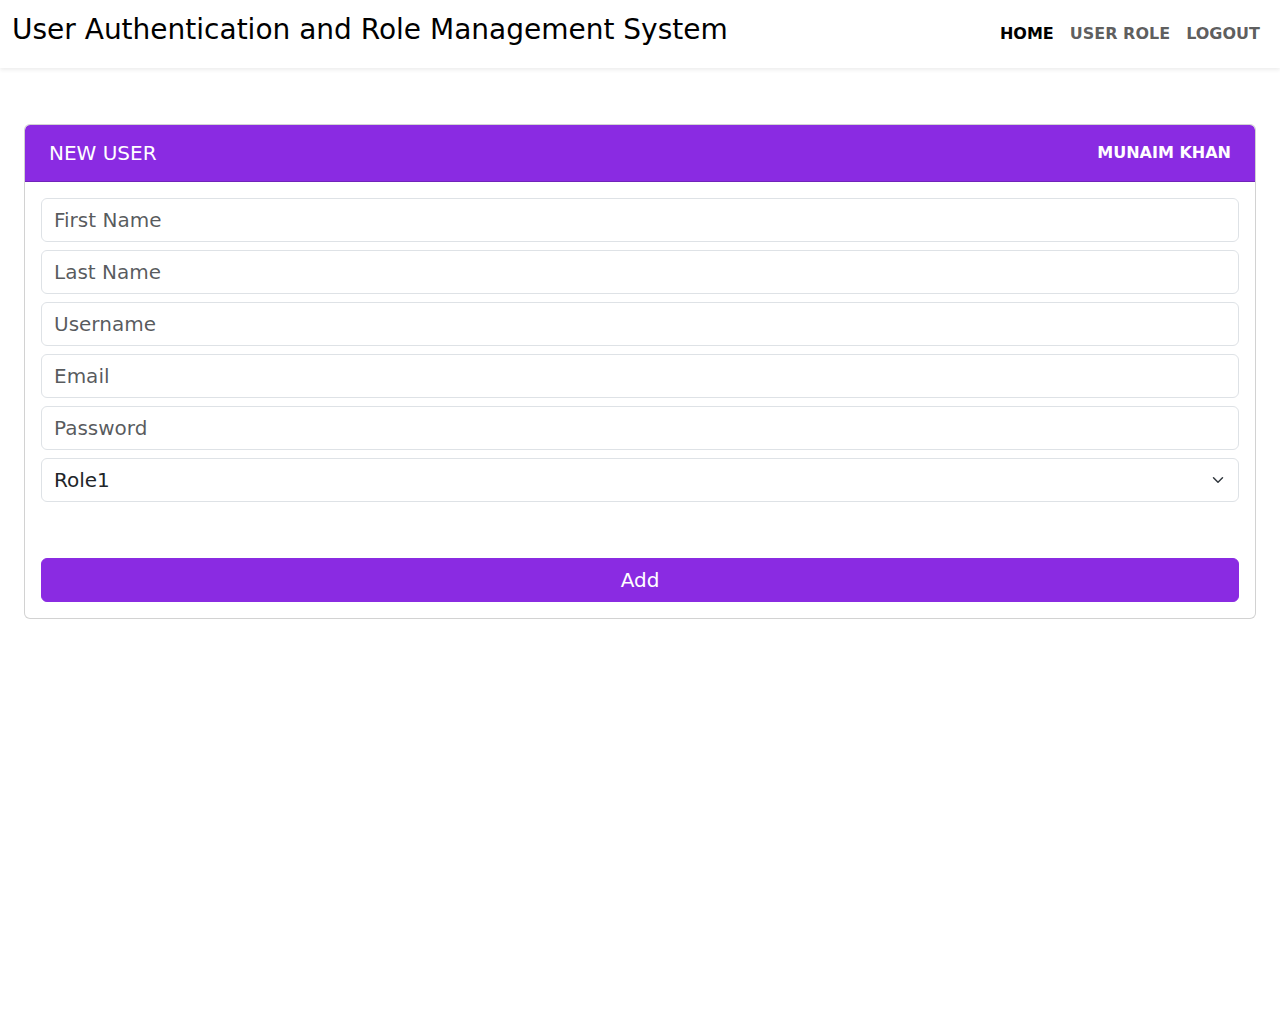
<file: Module_5/add_user.html>
<!DOCTYPE html>
<html lang="en">
<head>
    <meta charset="UTF-8">
    <meta name="viewport" content="width=device-width, initial-scale=1.0">
    <title>Create User - User Authentication and Role Management System</title>
    <link rel="stylesheet" href="https://cdn.jsdelivr.net/npm/bootstrap@5.3.2/dist/css/bootstrap.min.css">
    <link rel="stylesheet" href="style.css">
</head>
<body>
    <div class="container-fluid">
      <div class="row">
        <!-- Navigation Menu Start -->
        <nav class="navbar navbar-expand-lg bg-white shadow-sm fw-bold">
          <div class="container-fluid">
            <a class="navbar-brand" href="#"><h3>User Authentication and Role Management System</h3></a>
            <button class="navbar-toggler" type="button" data-bs-toggle="collapse" data-bs-target="#navbarNavDropdown" aria-controls="navbarNavDropdown" aria-expanded="false" aria-label="Toggle navigation">
              <span class="navbar-toggler-icon"></span>
            </button>
            <div class="collapse navbar-collapse" id="navbarNavDropdown">
              <ul class="navbar-nav ms-auto text-uppercase">
                <li class="nav-item">
                  <a class="nav-link active" aria-current="page" href="admin_home.php">Home</a>
                </li>
                <li class="nav-item">
                  <a class="nav-link" href="user_role.php">User Role</a>
                </li>
                <li class="nav-item">
                  <a class="nav-link" href="admin_home.php?action=logout">Logout</a>
                </li>
              </ul>
            </div>
          </div>
        </nav>
        <!-- Navigation Menu End -->
      </div>
    </div>

    <div class="container-fluid mt-5">
      <div class="row d-flex justify-content-center min-vh-100 m-1">
        <div class="col-12 p-2">
        <!-- Card Start -->
          <div class="card rounded overflow-hidden">
              <div class="card-header text-white fw-bold d-flex">
              <!-- Card Title Start -->
                  <h5 class="card-title p-2 me-auto mb-0 text-uppercase">New User</h5>
                  <p class="card-title p-2 ms-auto mb-0 text-uppercase">Munaim Khan</p>
              <!-- Card Title End -->
              </div>

              <div class="card-body p-3">
                  <!-- Form Start -->
                  <form action="<?php echo $_SERVER['PHP_SELF']; ?>" method="POST">
                    <div class="row justify-content-center fs-5">
                        <div class="col-12 mb-2">
                            <input type="text" name="firstName" placeholder="First Name" class="form-control fs-5">
                        </div>
                        
                        <div class="col-12 mb-2">
                            <input type="text" name="lastName" placeholder="Last Name" class="form-control fs-5">
                        </div>

                        <div class="col-12 mb-2">
                            <input type="text" name="userName" placeholder="Username" class="form-control fs-5">
                        </div>

                        <div class="col-12 mb-2">
                            <input type="text" name="mailAddress" placeholder="Email" class="form-control fs-5">
                        </div>

                        <div class="col-12 mb-2">
                            <input type="text" name="userPassword" placeholder="Password" class="form-control fs-5">
                        </div>

                        <div class="col-12 mb-2">
                          <select name="role" class="form-select fs-5">
                            <option value="">Role1</option>
                            <option value="">Role1</option>
                            <option value="">Role1</option>
                          </select>
                        </div>
                        
                        <div class="col-12 mt-5">
                            <button class="btn btn-primary shadow-none text-white w-100 fs-5" type="submit" name="signup">Add</button>
                        </div>
                    </div>
                </form>
            <!-- Form End -->
              </div>
          </div>
        <!-- Card End -->
        </div>
      </div>
    </div>

<script src="https://cdn.jsdelivr.net/npm/bootstrap@5.3.2/dist/js/bootstrap.bundle.min.js"></script>
</body>
</html>
</file>
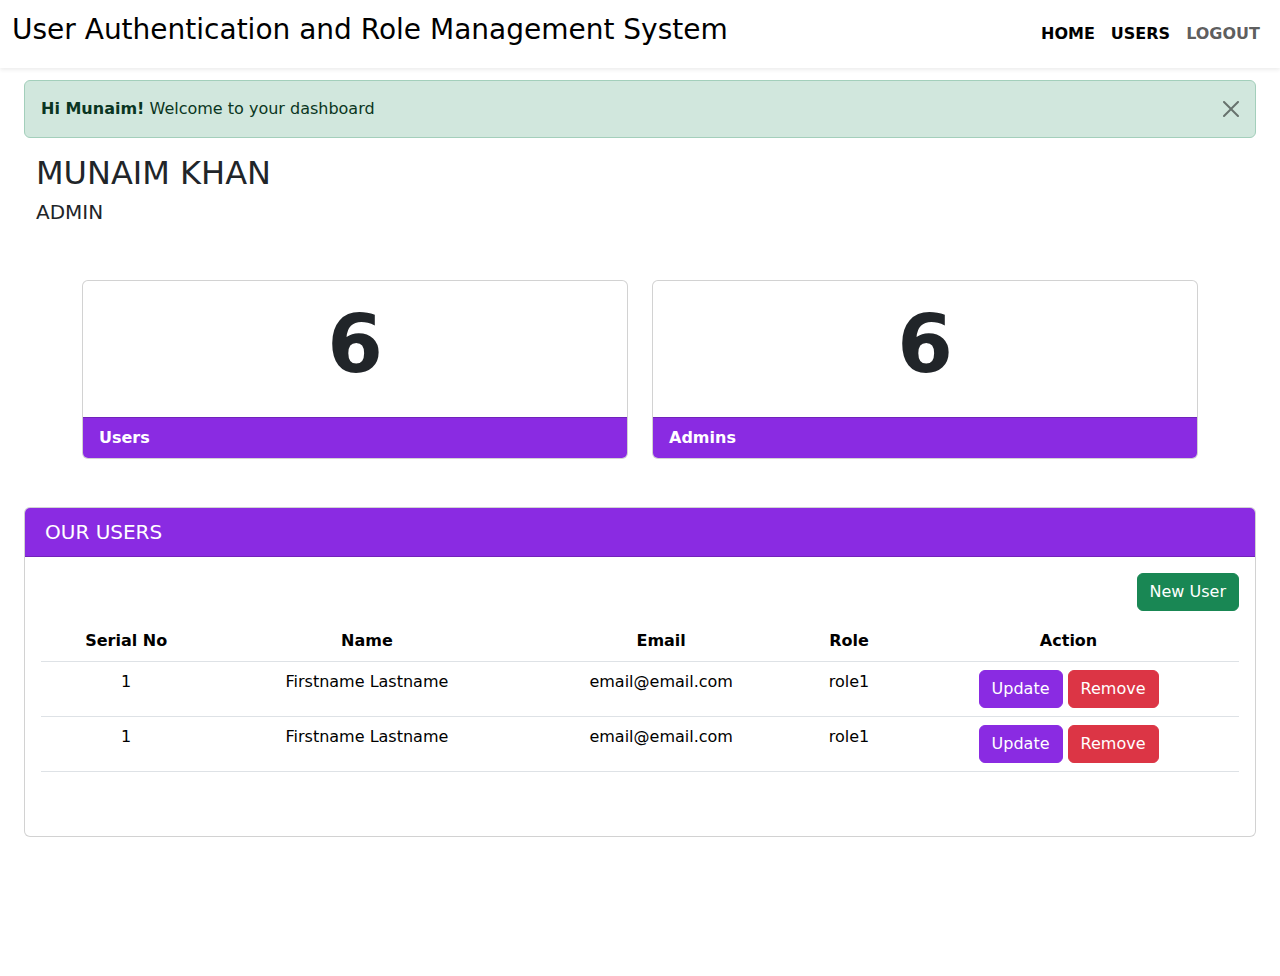
<file: Module_5/admin_home.html>
<!DOCTYPE html>
<html lang="en">
<head>
    <meta charset="UTF-8">
    <meta name="viewport" content="width=device-width, initial-scale=1.0">
    <title>Admin Home - User Authentication and Role Management System</title>
    <link rel="stylesheet" href="https://cdn.jsdelivr.net/npm/bootstrap@5.3.2/dist/css/bootstrap.min.css">
    <link rel="stylesheet" href="style.css">
</head>
<body>
    <div class="container-fluid">
      <div class="row">
        <!-- Navigation Menu Start -->
        <nav class="navbar navbar-expand-lg bg-white shadow-sm fw-bold">
          <div class="container-fluid">
            <a class="navbar-brand" href="#"><h3>User Authentication and Role Management System</h3></a>
            <button class="navbar-toggler" type="button" data-bs-toggle="collapse" data-bs-target="#navbarNavDropdown" aria-controls="navbarNavDropdown" aria-expanded="false" aria-label="Toggle navigation">
              <span class="navbar-toggler-icon"></span>
            </button>
            <div class="collapse navbar-collapse" id="navbarNavDropdown">
              <ul class="navbar-nav ms-auto text-uppercase">
                <li class="nav-item">
                  <a class="nav-link active" aria-current="page" href="admin_home.php">Home</a>
                </li>
                <li class="nav-item">
                  <a class="nav-link active" aria-current="page" href="users.php">Users</a>
                </li>
                <li class="nav-item">
                  <a class="nav-link" href="admin_home.php?action=logout">Logout</a>
                </li>
              </ul>
            </div>
          </div>
        </nav>
        <!-- Navigation Menu End -->
      </div>
    </div>

    <div class="container-fluid">
      <div class="row d-flex justify-content-center min-vh-100 m-1">
        <div class="col-12 p-2">
        <!-- Alert Message Start -->
          <div class="alert alert-success alert-dismissible fade show" role="alert">
            <strong>Hi Munaim!</strong> Welcome to your dashboard
            <button type="button" class="btn-close" data-bs-dismiss="alert" aria-label="Close"></button>
          </div>
        <!-- Alert Message End -->
        
        <!-- User Details Start -->
          <div class="container-fluid mb-4">
              <div class="row text-uppercase">
                <h2>Munaim Khan</h2>
                <h5>Admin</h5>
              </div>
          </div>
        <!-- User Detail End -->

        <!-- Total User Start -->
          <div class="container mb-5 mt-5">
            <div class="row">
                <!-- Total User -->
                <div class="col-md-6 col-lg-6 col-12">
                    <div class="card">
                      <div class="card-body text-center">
                          <h1 class="display-1 fw-bold">6</h1>
                      </div>
                      <div class="card-footer">
                        <p class="m-0 fw-bold">Users</p>
                      </div>
                    </div>
                </div>

                <!-- Total Admin -->
                <div class="col-md-6 col-lg-6 col-12">
                    <div class="card">
                      <div class="card-body text-center">
                          <h1 class="display-1 fw-bold">6</h1>
                      </div>
                      <div class="card-footer">
                        <p class="m-0 fw-bold">Admins</p>
                      </div>
                    </div>
                </div>
            </div>
          </div>
        <!-- Total User End -->

        <!-- Home Content Start -->
          <div class="card rounded">
              <div class="card-header text-white fw-bold d-flex">
              <!-- Card Title Start -->
                  <h5 class="card-title p-1 me-auto mb-0 text-uppercase">Our Users</h5>
              <!-- Card Title End -->
              </div>

              <div class="card-body p-3">
                  <button class="btn btn-success float-end">New User</button>
                  <table class="table w-100 text-center my-5">
                    <thead>
                        <tr>
                            <th>Serial No</th>
                            <th>Name</th>
                            <th>Email</th>
                            <th>Role</th>
                            <th>Action</th>
                        </tr>
                    </thead>
                    <tbody>
                        <tr>
                            <td>1</td>
                            <td>Firstname Lastname</td>
                            <td>email@email.com</td>
                            <td>role1</td>
                            <td>
                              <a href=""><button class="btn btn-primary">Update</button></a>
                              <a href=""><button class="btn btn-danger">Remove</button></a>
                            </td>
                        </tr>

                        <tr>
                            <td>1</td>
                            <td>Firstname Lastname</td>
                            <td>email@email.com</td>
                            <td>role1</td>
                            <td>
                              <a href=""><button class="btn btn-primary">Update</button></a>
                              <a href=""><button class="btn btn-danger">Remove</button></a>
                            </td>
                        </tr>
                    </tbody>
                  </table>
              </div>
          </div>
        <!-- Home Content End -->
        </div>
      </div>
    </div>

<script src="https://cdn.jsdelivr.net/npm/bootstrap@5.3.2/dist/js/bootstrap.bundle.min.js"></script>
</body>
</html>
</file>
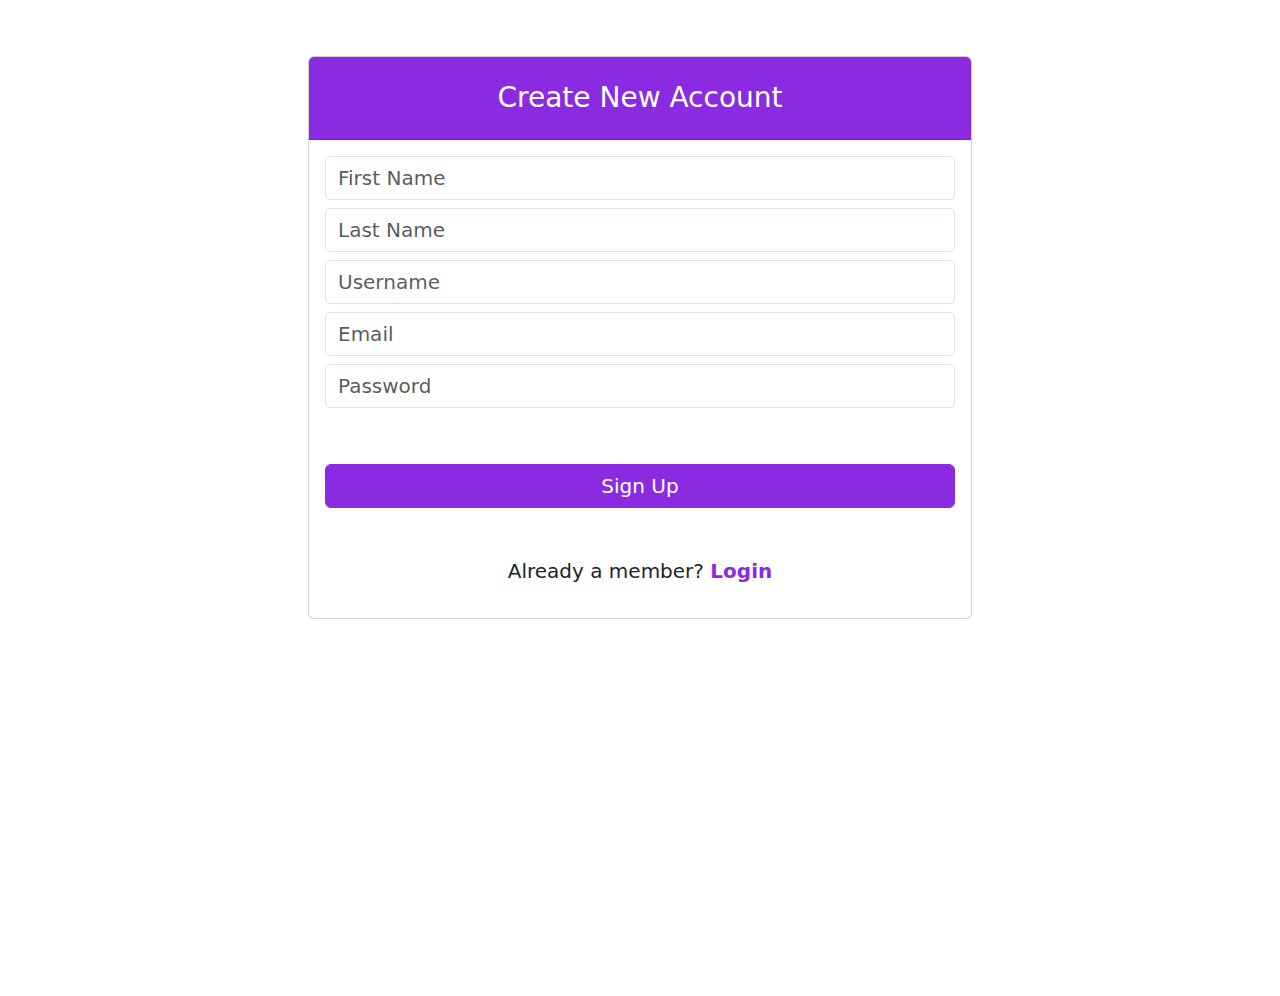
<file: Module_5/signup.html>
<!DOCTYPE html>
<html lang="en">
<head>
    <meta charset="UTF-8">
    <meta name="viewport" content="width=device-width, initial-scale=1.0">
    <title>Sign Up - User Authentication and Role Management System</title>
    <link rel="stylesheet" href="https://cdn.jsdelivr.net/npm/bootstrap@5.3.2/dist/css/bootstrap.min.css">
    <link rel="stylesheet" href="style.css">
</head>
<body>
    <div class="container">
        <div class="row d-flex justify-content-center min-vh-100 m-5">
            <div class="col-lg-8 col-md-8 col-12 p-2">
            <!-- Card Start -->
            <div class="card rounded">
                <div class="card-header text-white fw-bold">
                <!-- Card Title Start -->
                    <h3 class="card-title p-3 m-auto text-center">Create New Account</h3>
                <!-- Card Title End -->
                </div>

                <div class="card-body p-3">
                <!-- Form Start -->
                    <form action="<?php echo $_SERVER['PHP_SELF']; ?>" method="POST">
                        <div class="row justify-content-center fs-5">
                            <div class="col-12 mb-2">
                                <input type="text" name="firstName" placeholder="First Name" class="form-control fs-5">
                            </div>
                            
                            <div class="col-12 mb-2">
                                <input type="text" name="lastName" placeholder="Last Name" class="form-control fs-5">
                            </div>

                            <div class="col-12 mb-2">
                                <input type="text" name="userName" placeholder="Username" class="form-control fs-5">
                            </div>

                            <div class="col-12 mb-2">
                                <input type="text" name="mailAddress" placeholder="Email" class="form-control fs-5">
                            </div>

                            <div class="col-12 mb-2">
                                <input type="text" name="userPassword" placeholder="Password" class="form-control fs-5">
                            </div>
                            
                            <div class="col-12 mt-5">
                                <button class="btn btn-primary shadow-none text-white w-100 fs-5" type="submit" name="signup">Sign Up</button>
                            </div>

                            <div class="col-12 mt-5">
                                <p class="text-center">Already a member? <a href="signin.php" class="text-decoration-none fw-bold">Login</a></p>
                            </div>
                        </div>
                    </form>
                <!-- Form End -->
                </div>
            </div>
        <!-- Card End -->

<script src="https://cdn.jsdelivr.net/npm/bootstrap@5.3.2/dist/js/bootstrap.bundle.min.js"></script>
</body>
</html>
</file>
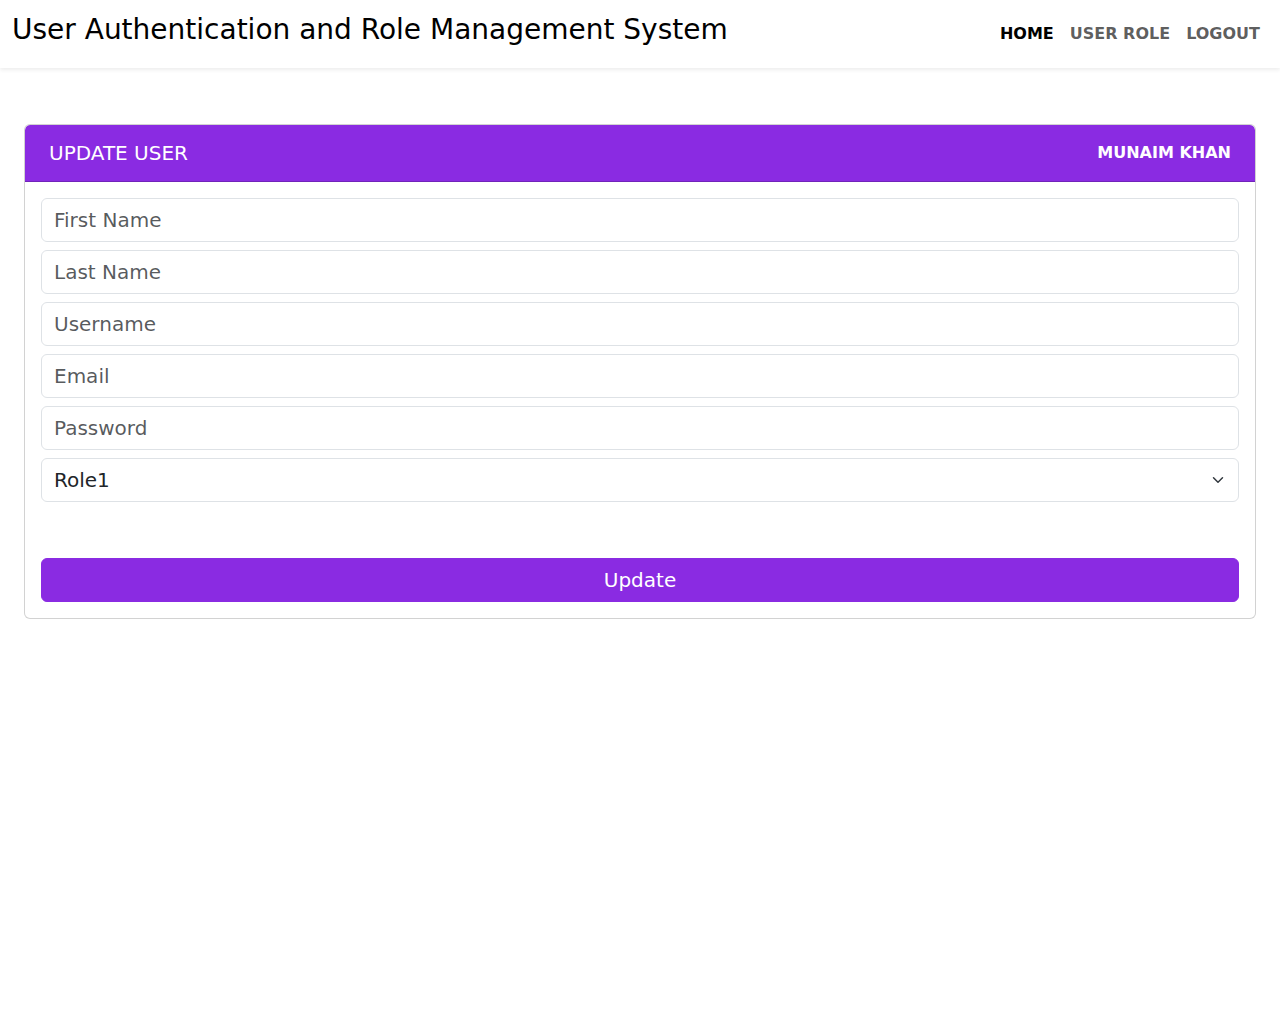
<file: Module_5/update_user.html>
<!DOCTYPE html>
<html lang="en">
<head>
    <meta charset="UTF-8">
    <meta name="viewport" content="width=device-width, initial-scale=1.0">
    <title>Update User - User Authentication and Role Management System</title>
    <link rel="stylesheet" href="https://cdn.jsdelivr.net/npm/bootstrap@5.3.2/dist/css/bootstrap.min.css">
    <link rel="stylesheet" href="style.css">
</head>
<body>
    <div class="container-fluid">
      <div class="row">
        <!-- Navigation Menu Start -->
        <nav class="navbar navbar-expand-lg bg-white shadow-sm fw-bold">
          <div class="container-fluid">
            <a class="navbar-brand" href="#"><h3>User Authentication and Role Management System</h3></a>
            <button class="navbar-toggler" type="button" data-bs-toggle="collapse" data-bs-target="#navbarNavDropdown" aria-controls="navbarNavDropdown" aria-expanded="false" aria-label="Toggle navigation">
              <span class="navbar-toggler-icon"></span>
            </button>
            <div class="collapse navbar-collapse" id="navbarNavDropdown">
              <ul class="navbar-nav ms-auto text-uppercase">
                <li class="nav-item">
                  <a class="nav-link active" aria-current="page" href="admin_home.php">Home</a>
                </li>
                <li class="nav-item">
                  <a class="nav-link" href="user_role.php">User Role</a>
                </li>
                <li class="nav-item">
                  <a class="nav-link" href="admin_home.php?action=logout">Logout</a>
                </li>
              </ul>
            </div>
          </div>
        </nav>
        <!-- Navigation Menu End -->
      </div>
    </div>

    <div class="container-fluid mt-5">
      <div class="row d-flex justify-content-center min-vh-100 m-1">
        <div class="col-12 p-2">
        <!-- Card Start -->
          <div class="card rounded overflow-hidden">
              <div class="card-header text-white fw-bold d-flex">
              <!-- Card Title Start -->
                  <h5 class="card-title p-2 me-auto mb-0 text-uppercase">Update User</h5>
                  <p class="card-title p-2 ms-auto mb-0 text-uppercase">Munaim Khan</p>
              <!-- Card Title End -->
              </div>

              <div class="card-body p-3">
                  <!-- Form Start -->
                  <form action="<?php echo $_SERVER['PHP_SELF']; ?>" method="POST">
                    <div class="row justify-content-center fs-5">
                        <div class="col-12 mb-2">
                            <input type="text" name="firstName" placeholder="First Name" class="form-control fs-5">
                        </div>
                        
                        <div class="col-12 mb-2">
                            <input type="text" name="lastName" placeholder="Last Name" class="form-control fs-5">
                        </div>

                        <div class="col-12 mb-2">
                            <input type="text" name="userName" placeholder="Username" class="form-control fs-5">
                        </div>

                        <div class="col-12 mb-2">
                            <input type="text" name="mailAddress" placeholder="Email" class="form-control fs-5">
                        </div>

                        <div class="col-12 mb-2">
                            <input type="text" name="userPassword" placeholder="Password" class="form-control fs-5">
                        </div>

                        <div class="col-12 mb-2">
                          <select name="role" class="form-select fs-5">
                            <option value="">Role1</option>
                            <option value="">Role1</option>
                            <option value="">Role1</option>
                          </select>
                        </div>
                        
                        <div class="col-12 mt-5">
                            <button class="btn btn-primary shadow-none text-white w-100 fs-5" type="submit" name="signup">Update</button>
                        </div>
                    </div>
                </form>
            <!-- Form End -->
              </div>
          </div>
        <!-- Card End -->
        </div>
      </div>
    </div>

<script src="https://cdn.jsdelivr.net/npm/bootstrap@5.3.2/dist/js/bootstrap.bundle.min.js"></script>
</body>
</html>
</file>
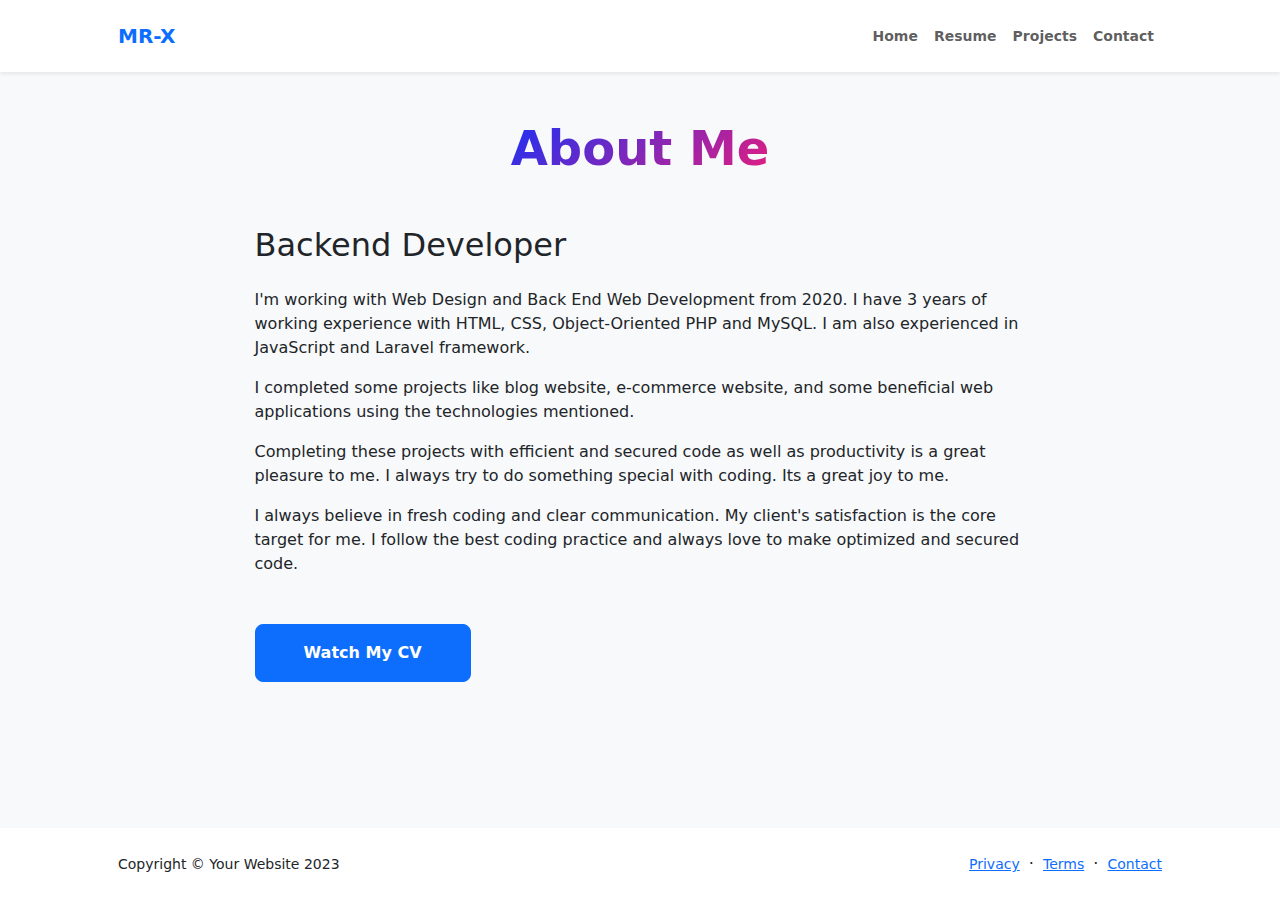
<file: 10_MR-X_Portfolio_Project/beginner-website-project-HTML-Template/about.html>
<!DOCTYPE html>
<html lang="en">
    <head>
        <meta charset="utf-8" />
        <meta name="viewport" content="width=device-width, initial-scale=1, shrink-to-fit=no" />
        <meta name="description" content="" />
        <meta name="author" content="" />
        <title>MR-X</title>
        <link rel="icon" type="image/x-icon" href="assets/favicon.ico" />
        <link href="https://cdn.jsdelivr.net/npm/bootstrap-icons@1.8.1/font/bootstrap-icons.css" rel="stylesheet" />
        <link href="css/bootstrap.css" rel="stylesheet" />
        <link href="css/style.css" rel="stylesheet" />
    </head>
    <body class="d-flex flex-column h-100 bg-light">
        <main class="flex-shrink-0">

            <!-- Navigation-->
            <nav class="navbar shadow-sm sticky-top navbar-expand-lg navbar-light bg-white py-3">
                <div class="container px-5">
                    <a class="navbar-brand" href="index.html"><span class="fw-bolder text-primary">MR-X</span></a>
                    <button class="navbar-toggler" type="button" data-bs-toggle="collapse" data-bs-target="#navbarSupportedContent" aria-controls="navbarSupportedContent" aria-expanded="false" aria-label="Toggle navigation"><span class="navbar-toggler-icon"></span></button>
                    <div class="collapse navbar-collapse" id="navbarSupportedContent">
                        <ul class="navbar-nav ms-auto mb-2 mb-lg-0 small fw-bolder">
                            <li class="nav-item"><a class="nav-link" href="index.html">Home</a></li>
                            <li class="nav-item"><a class="nav-link" href="resume.html">Resume</a></li>
                            <li class="nav-item"><a class="nav-link" href="projects.html">Projects</a></li>
                            <li class="nav-item"><a class="nav-link" href="contact.html">Contact</a></li>
                        </ul>
                    </div>
                </div>
            </nav>

            <!-- Projects Section-->
            <section class="py-5">
                <div class="container px-5 mb-5">
                    <div class="text-center mb-5">
                        <h1 class="display-5 fw-bolder mb-0"><span class="text-gradient d-inline">About Me</span></h1>
                    </div>
                    <div class="row gx-5 justify-content-center">
                        <div class="col-lg-11 col-xl-9 col-xxl-8">
                            <div class="about-title">
                                <h2>Backend Developer</h2>
                            </div>
                            <div class="py-3 about-text">
                                <p>I'm working with Web Design and Back End Web Development from 2020. I have 3 years of working experience with HTML, CSS, Object-Oriented PHP and MySQL. I am also experienced in JavaScript and Laravel framework.</p>
                                
                                <p>I completed some projects like blog website, e-commerce website, and some beneficial web applications using the technologies mentioned.</p>
                                
                                <p>Completing these projects with efficient and secured code as well as productivity is a great pleasure to me. I always try to do something special with coding. Its a great joy to me. </p>

                                <p>I always believe in fresh coding and clear communication. My client's satisfaction is the core target for me. I follow the best coding practice and always love to make optimized and secured code.</p>
                            </div>
                            <a class="btn btn-primary btn-lg px-5 py-3 me-sm-3 fs-6 fw-bolder mt-3" href="resume.html">Watch My CV</a>
                        </div>
                    </div>

                    <div class="row gx-5 justify-content-center">
                        <div class="col-lg-11 col-xl-9 col-xxl-8 col-md-5">
                            
                        </div>
                    </div>
                </div>
            </section>

        </main>
        <!-- Footer-->
        <footer class="bg-white py-4 mt-auto">
            <div class="container px-5">
                <div class="row align-items-center justify-content-between flex-column flex-sm-row">
                    <div class="col-auto"><div class="small m-0">Copyright &copy; Your Website 2023</div></div>
                    <div class="col-auto">
                        <a class="small" href="#!">Privacy</a>
                        <span class="mx-1">&middot;</span>
                        <a class="small" href="#!">Terms</a>
                        <span class="mx-1">&middot;</span>
                        <a class="small" href="#!">Contact</a>
                    </div>
                </div>
            </div>
        </footer>
        <!-- Bootstrap core JS-->
        <script src="https://cdn.jsdelivr.net/npm/bootstrap@5.2.3/dist/js/bootstrap.bundle.min.js"></script>
    </body>
</html>
</file>
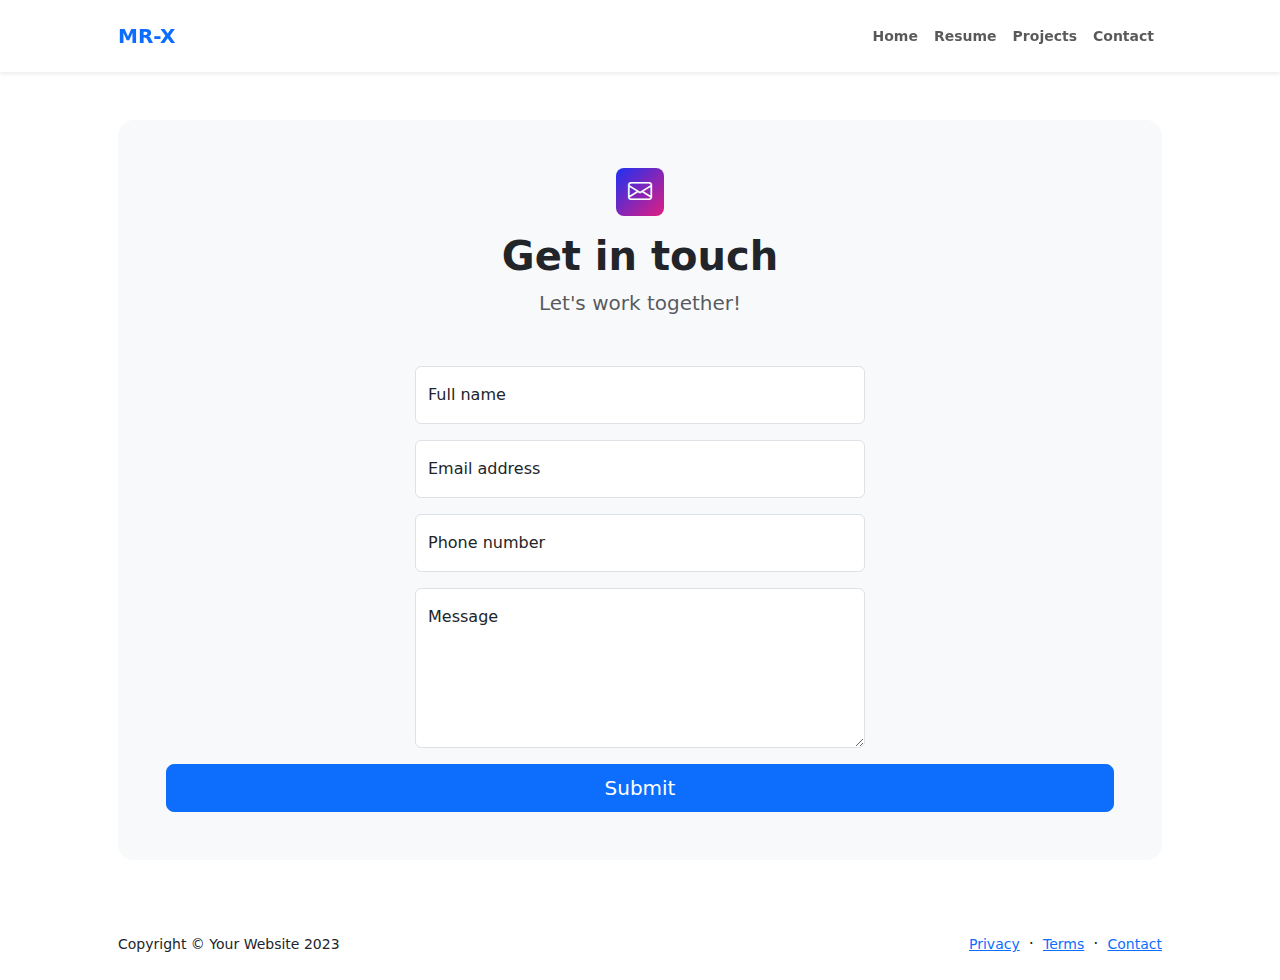
<file: 10_MR-X_Portfolio_Project/beginner-website-project-HTML-Template/contact.html>
<!DOCTYPE html>
<html lang="en">
    <head>
        <meta charset="utf-8" />
        <meta name="viewport" content="width=device-width, initial-scale=1, shrink-to-fit=no" />
        <meta name="description" content />
        <meta name="author" content />
        <title>MR-X</title>
        <link rel="icon" type="image/x-icon" href="assets/favicon.ico" />
        <link href="https://cdn.jsdelivr.net/npm/bootstrap-icons@1.8.1/font/bootstrap-icons.css" rel="stylesheet" />
        <link href="css/bootstrap.css" rel="stylesheet" />
        <link href="css/style.css" rel="stylesheet" />
    </head>

    <body class="d-flex flex-column">
        <main class="flex-shrink-0">
            <!-- Navigation-->
            <nav class="navbar shadow-sm sticky-top navbar-expand-lg navbar-light bg-white py-3">
                <div class="container px-5">
                    <a class="navbar-brand" href="index.html"><span class="fw-bolder text-primary">MR-X</span></a>
                    <button class="navbar-toggler" type="button" data-bs-toggle="collapse" data-bs-target="#navbarSupportedContent" aria-controls="navbarSupportedContent" aria-expanded="false" aria-label="Toggle navigation"><span class="navbar-toggler-icon"></span></button>
                    <div class="collapse navbar-collapse" id="navbarSupportedContent">
                        <ul class="navbar-nav ms-auto mb-2 mb-lg-0 small fw-bolder">
                            <li class="nav-item"><a class="nav-link" href="index.html">Home</a></li>
                            <li class="nav-item"><a class="nav-link" href="resume.html">Resume</a></li>
                            <li class="nav-item"><a class="nav-link" href="projects.html">Projects</a></li>
                            <li class="nav-item"><a class="nav-link" href="contact.html">Contact</a></li>
                        </ul>
                    </div>
                </div>
            </nav>
            <!-- Page content-->
            <section class="py-5">
                <div class="container px-5">
                    <!-- Contact form-->
                    <div class="bg-light rounded-4 py-5 px-4 px-md-5">
                        <div class="text-center mb-5">
                            <div class="feature bg-primary bg-gradient-primary-to-secondary text-white rounded-3 mb-3"><i class="bi bi-envelope"></i></div>
                            <h1 class="fw-bolder">Get in touch</h1>
                            <p class="lead fw-normal text-muted mb-0">Let's work together!</p>
                        </div>
                        <div class="row gx-5 justify-content-center">
                            <div class="col-lg-8 col-xl-6">

                                <form id="contactForm">
                                    <!-- Name input-->
                                    <div class="form-floating mb-3">
                                        <input class="form-control" id="name" type="text" placeholder="Enter your name..."/>
                                        <label for="name">Full name</label>
                                    </div>
                                    <!-- Email address input-->
                                    <div class="form-floating mb-3">
                                        <input class="form-control" id="email" type="email" placeholder="name@example.com" />
                                        <label for="email">Email address</label>
                                    </div>
                                    <!-- Phone number input-->
                                    <div class="form-floating mb-3">
                                        <input class="form-control" id="phone" type="tel" placeholder="(123) 456-7890"/>
                                        <label for="phone">Phone number</label>
                                    </div>
                                    <!-- Message input-->
                                    <div class="form-floating mb-3">
                                        <textarea class="form-control" id="message" type="text" placeholder="Enter your message here..." style="height: 10rem"></textarea>
                                        <label for="message">Message</label>
                                    </div>
                                    </div>
                                    <div class="d-grid"><button class="btn btn-primary btn-lg" id="submitButton" type="submit">Submit</button></div>
                                </form>
                            </div>
                        </div>
                    </div>
                </div>
            </section>
        </main>

        <!-- Footer-->
        <footer class="bg-white py-4 mt-auto">
            <div class="container px-5">
                <div class="row align-items-center justify-content-between flex-column flex-sm-row">
                    <div class="col-auto"><div class="small m-0">Copyright &copy; Your Website 2023</div></div>
                    <div class="col-auto">
                        <a class="small" href="#!">Privacy</a>
                        <span class="mx-1">&middot;</span>
                        <a class="small" href="#!">Terms</a>
                        <span class="mx-1">&middot;</span>
                        <a class="small" href="#!">Contact</a>
                    </div>
                </div>
            </div>
        </footer>
        <!-- Bootstrap core JS-->
        <script src="https://cdn.jsdelivr.net/npm/bootstrap@5.2.3/dist/js/bootstrap.bundle.min.js"></script>
    </body>
</html>
</file>
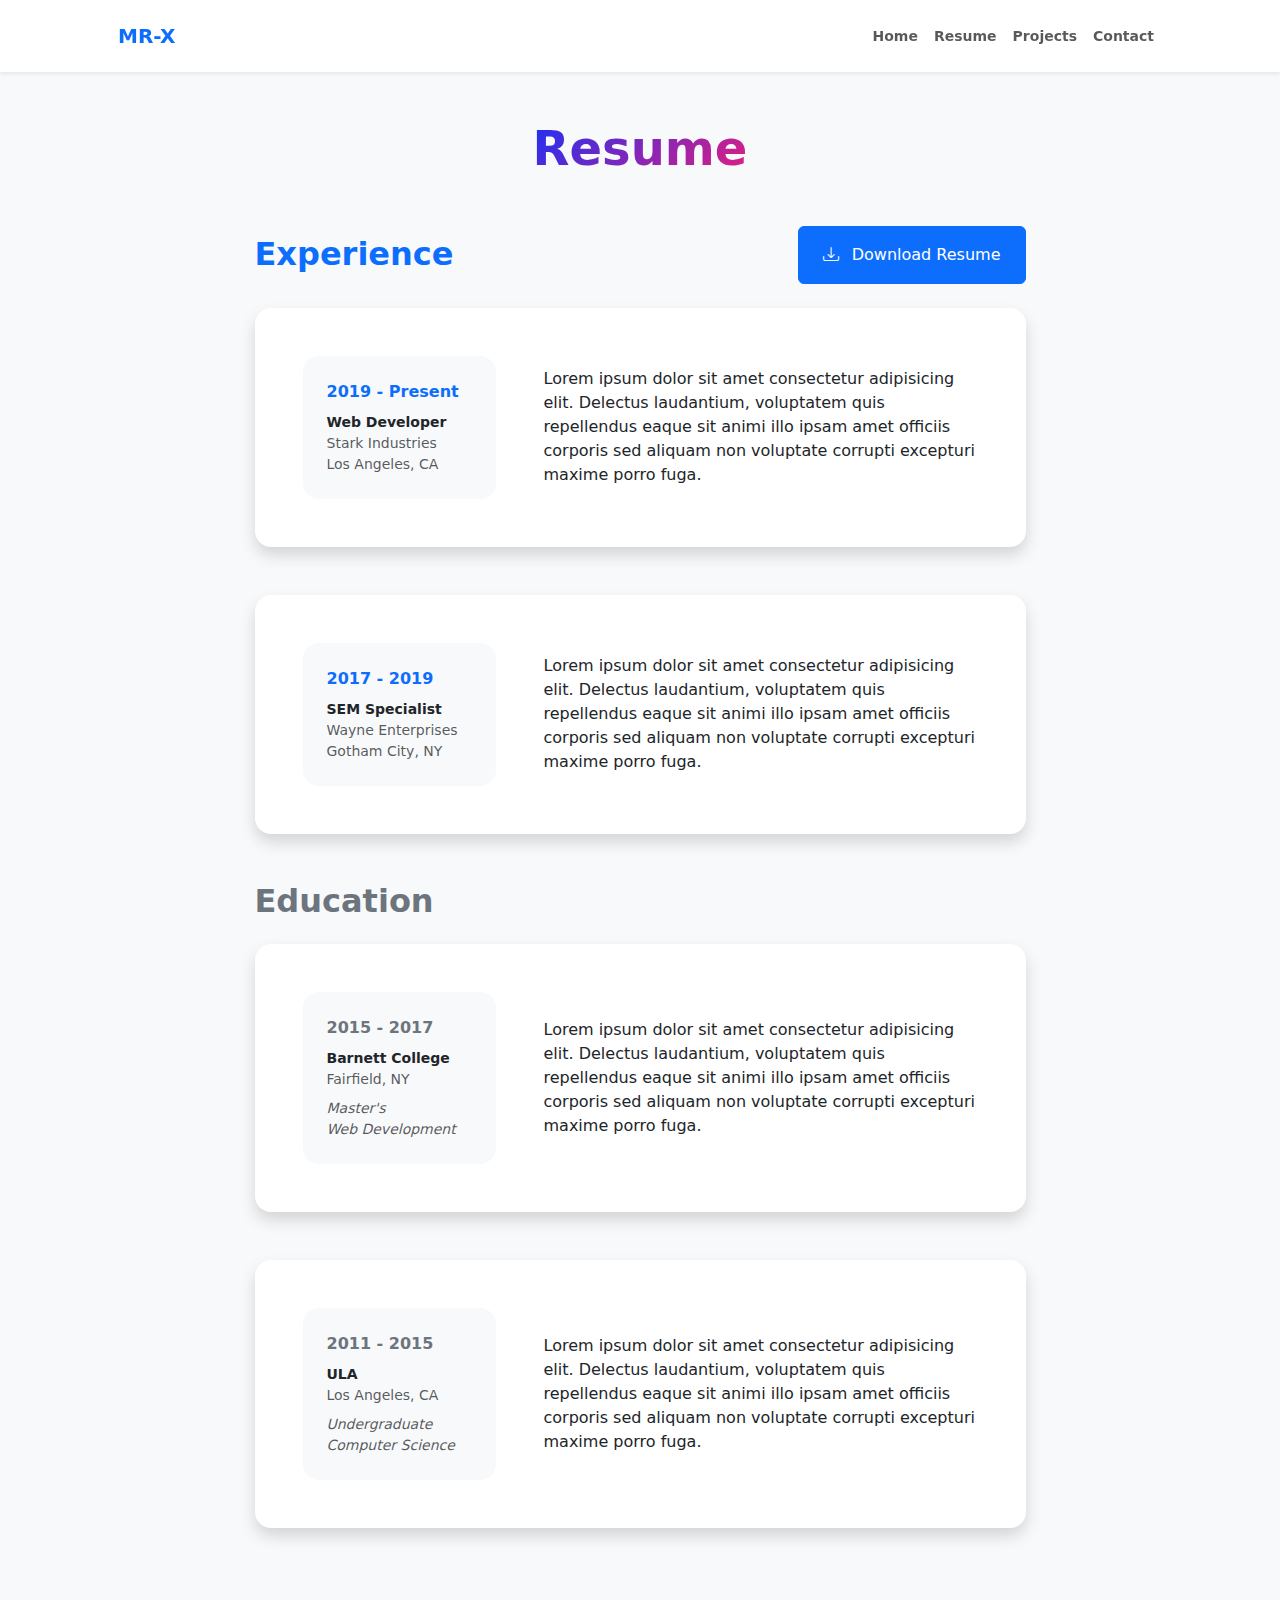
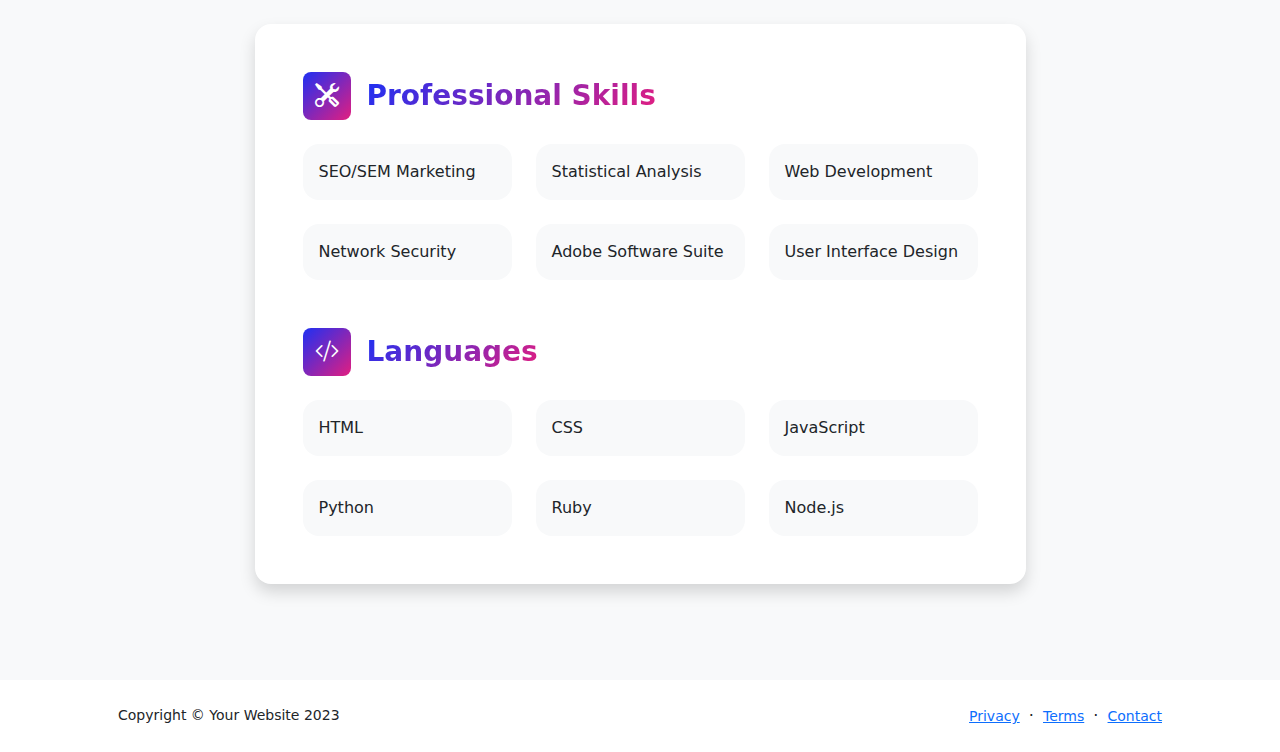
<file: 10_MR-X_Portfolio_Project/beginner-website-project-HTML-Template/resume.html>
<!DOCTYPE html>
<html lang="en">
    <head>
        <meta charset="utf-8" />
        <meta name="viewport" content="width=device-width, initial-scale=1, shrink-to-fit=no" />
        <meta name="description" content="" />
        <meta name="author" content="" />
        <title>MR-X</title>
        <link rel="icon" type="image/x-icon" href="assets/favicon.ico" />
        <link href="https://cdn.jsdelivr.net/npm/bootstrap-icons@1.8.1/font/bootstrap-icons.css" rel="stylesheet" />
        <link href="css/bootstrap.css" rel="stylesheet" />
        <link href="css/style.css" rel="stylesheet" />
    </head>
    <body class="d-flex flex-column h-100 bg-light">
        <main class="flex-shrink-0">

            <!-- Navigation-->
            <nav class="navbar shadow-sm sticky-top navbar-expand-lg navbar-light bg-white py-3">
                <div class="container px-5">
                    <a class="navbar-brand" href="index.html"><span class="fw-bolder text-primary">MR-X</span></a>
                    <button class="navbar-toggler" type="button" data-bs-toggle="collapse" data-bs-target="#navbarSupportedContent" aria-controls="navbarSupportedContent" aria-expanded="false" aria-label="Toggle navigation"><span class="navbar-toggler-icon"></span></button>
                    <div class="collapse navbar-collapse" id="navbarSupportedContent">
                        <ul class="navbar-nav ms-auto mb-2 mb-lg-0 small fw-bolder">
                            <li class="nav-item"><a class="nav-link" href="index.html">Home</a></li>
                            <li class="nav-item"><a class="nav-link" href="resume.html">Resume</a></li>
                            <li class="nav-item"><a class="nav-link" href="projects.html">Projects</a></li>
                            <li class="nav-item"><a class="nav-link" href="contact.html">Contact</a></li>
                        </ul>
                    </div>
                </div>
            </nav>

            <!-- Page Content-->
            <div class="container px-5 my-5">
                <div class="text-center mb-5">
                    <h1 class="display-5 fw-bolder mb-0"><span class="text-gradient d-inline">Resume</span></h1>
                </div>
                <div class="row gx-5 justify-content-center">
                    <div class="col-lg-11 col-xl-9 col-xxl-8">
                        <!-- Experience Section-->
                        <section>
                            <div class="d-flex align-items-center justify-content-between mb-4">
                                <h2 class="text-primary fw-bolder mb-0">Experience</h2>
                                <a class="btn btn-primary px-4 py-3" href="#!">
                                    <div class="d-inline-block bi bi-download me-2"></div>
                                    Download Resume
                                </a>
                            </div>

                            <!-- Experience Card 1-->
                            <div class="card shadow border-0 rounded-4 mb-5">
                                <div class="card-body p-5">
                                    <div class="row align-items-center gx-5">
                                        <div class="col text-center text-lg-start mb-4 mb-lg-0">
                                            <div class="bg-light p-4 rounded-4">
                                                <div class="text-primary fw-bolder mb-2">2019 - Present</div>
                                                <div class="small fw-bolder">Web Developer</div>
                                                <div class="small text-muted">Stark Industries</div>
                                                <div class="small text-muted">Los Angeles, CA</div>
                                            </div>
                                        </div>
                                        <div class="col-lg-8"><div>Lorem ipsum dolor sit amet consectetur adipisicing elit. Delectus laudantium, voluptatem quis repellendus eaque sit animi illo ipsam amet officiis corporis sed aliquam non voluptate corrupti excepturi maxime porro fuga.</div></div>
                                    </div>
                                </div>
                            </div>

                            <!-- Experience Card 2-->
                            <div class="card shadow border-0 rounded-4 mb-5">
                                <div class="card-body p-5">
                                    <div class="row align-items-center gx-5">
                                        <div class="col text-center text-lg-start mb-4 mb-lg-0">
                                            <div class="bg-light p-4 rounded-4">
                                                <div class="text-primary fw-bolder mb-2">2017 - 2019</div>
                                                <div class="small fw-bolder">SEM Specialist</div>
                                                <div class="small text-muted">Wayne Enterprises</div>
                                                <div class="small text-muted">Gotham City, NY</div>
                                            </div>
                                        </div>
                                        <div class="col-lg-8"><div>Lorem ipsum dolor sit amet consectetur adipisicing elit. Delectus laudantium, voluptatem quis repellendus eaque sit animi illo ipsam amet officiis corporis sed aliquam non voluptate corrupti excepturi maxime porro fuga.</div></div>
                                    </div>
                                </div>
                            </div>

                        </section>
                        <!-- Education Section-->
                        <section>
                            <h2 class="text-secondary fw-bolder mb-4">Education</h2>
                            <!-- Education Card 1-->

                            <div class="card shadow border-0 rounded-4 mb-5">
                                <div class="card-body p-5">
                                    <div class="row align-items-center gx-5">
                                        <div class="col text-center text-lg-start mb-4 mb-lg-0">
                                            <div class="bg-light p-4 rounded-4">
                                                <div class="text-secondary fw-bolder mb-2">2015 - 2017</div>
                                                <div class="mb-2">
                                                    <div class="small fw-bolder">Barnett College</div>
                                                    <div class="small text-muted">Fairfield, NY</div>
                                                </div>
                                                <div class="fst-italic">
                                                    <div class="small text-muted">Master's</div>
                                                    <div class="small text-muted">Web Development</div>
                                                </div>
                                            </div>
                                        </div>
                                        <div class="col-lg-8"><div>Lorem ipsum dolor sit amet consectetur adipisicing elit. Delectus laudantium, voluptatem quis repellendus eaque sit animi illo ipsam amet officiis corporis sed aliquam non voluptate corrupti excepturi maxime porro fuga.</div></div>
                                    </div>
                                </div>
                            </div>

                            <!-- Education Card 2-->
                            <div class="card shadow border-0 rounded-4 mb-5">
                                <div class="card-body p-5">
                                    <div class="row align-items-center gx-5">
                                        <div class="col text-center text-lg-start mb-4 mb-lg-0">
                                            <div class="bg-light p-4 rounded-4">
                                                <div class="text-secondary fw-bolder mb-2">2011 - 2015</div>
                                                <div class="mb-2">
                                                    <div class="small fw-bolder">ULA</div>
                                                    <div class="small text-muted">Los Angeles, CA</div>
                                                </div>
                                                <div class="fst-italic">
                                                    <div class="small text-muted">Undergraduate</div>
                                                    <div class="small text-muted">Computer Science</div>
                                                </div>
                                            </div>
                                        </div>
                                        <div class="col-lg-8"><div>Lorem ipsum dolor sit amet consectetur adipisicing elit. Delectus laudantium, voluptatem quis repellendus eaque sit animi illo ipsam amet officiis corporis sed aliquam non voluptate corrupti excepturi maxime porro fuga.</div></div>
                                    </div>
                                </div>
                            </div>

                        </section>
                        <!-- Divider-->
                        <div class="pb-5"></div>
                        <!-- Skills Section-->
                        <section>
                            <!-- Skillset Card-->
                            <div class="card shadow border-0 rounded-4 mb-5">
                                <div class="card-body p-5">
                                    <!-- Professional skills list-->
                                    <div class="mb-5">
                                        <div class="d-flex align-items-center mb-4">
                                            <div class="feature bg-primary bg-gradient-primary-to-secondary text-white rounded-3 me-3"><i class="bi bi-tools"></i></div>
                                            <h3 class="fw-bolder mb-0"><span class="text-gradient d-inline">Professional Skills</span></h3>
                                        </div>
                                        <div class="row row-cols-1 row-cols-md-3 mb-4">
                                            <div class="col mb-4 mb-md-0"><div class="d-flex align-items-center bg-light rounded-4 p-3 h-100">SEO/SEM Marketing</div></div>
                                            <div class="col mb-4 mb-md-0"><div class="d-flex align-items-center bg-light rounded-4 p-3 h-100">Statistical Analysis</div></div>
                                            <div class="col"><div class="d-flex align-items-center bg-light rounded-4 p-3 h-100">Web Development</div></div>
                                        </div>
                                        <div class="row row-cols-1 row-cols-md-3">
                                            <div class="col mb-4 mb-md-0"><div class="d-flex align-items-center bg-light rounded-4 p-3 h-100">Network Security</div></div>
                                            <div class="col mb-4 mb-md-0"><div class="d-flex align-items-center bg-light rounded-4 p-3 h-100">Adobe Software Suite</div></div>
                                            <div class="col"><div class="d-flex align-items-center bg-light rounded-4 p-3 h-100">User Interface Design</div></div>
                                        </div>
                                    </div>
                                    <!-- Languages list-->
                                    <div class="mb-0">
                                        <div class="d-flex align-items-center mb-4">
                                            <div class="feature bg-primary bg-gradient-primary-to-secondary text-white rounded-3 me-3"><i class="bi bi-code-slash"></i></div>
                                            <h3 class="fw-bolder mb-0"><span class="text-gradient d-inline">Languages</span></h3>
                                        </div>
                                        <div class="row row-cols-1 row-cols-md-3 mb-4">
                                            <div class="col mb-4 mb-md-0"><div class="d-flex align-items-center bg-light rounded-4 p-3 h-100">HTML</div></div>
                                            <div class="col mb-4 mb-md-0"><div class="d-flex align-items-center bg-light rounded-4 p-3 h-100">CSS</div></div>
                                            <div class="col"><div class="d-flex align-items-center bg-light rounded-4 p-3 h-100">JavaScript</div></div>
                                        </div>
                                        <div class="row row-cols-1 row-cols-md-3">
                                            <div class="col mb-4 mb-md-0"><div class="d-flex align-items-center bg-light rounded-4 p-3 h-100">Python</div></div>
                                            <div class="col mb-4 mb-md-0"><div class="d-flex align-items-center bg-light rounded-4 p-3 h-100">Ruby</div></div>
                                            <div class="col"><div class="d-flex align-items-center bg-light rounded-4 p-3 h-100">Node.js</div></div>
                                        </div>
                                    </div>
                                </div>
                            </div>
                        </section>
                    </div>
                </div>
            </div>
        </main>
        <!-- Footer-->
        <footer class="bg-white py-4 mt-auto">
            <div class="container px-5">
                <div class="row align-items-center justify-content-between flex-column flex-sm-row">
                    <div class="col-auto"><div class="small m-0">Copyright &copy; Your Website 2023</div></div>
                    <div class="col-auto">
                        <a class="small" href="#!">Privacy</a>
                        <span class="mx-1">&middot;</span>
                        <a class="small" href="#!">Terms</a>
                        <span class="mx-1">&middot;</span>
                        <a class="small" href="#!">Contact</a>
                    </div>
                </div>
            </div>
        </footer>
        <!-- Bootstrap core JS-->
        <script src="https://cdn.jsdelivr.net/npm/bootstrap@5.2.3/dist/js/bootstrap.bundle.min.js"></script>
    </body>
</html>
</file>
<file: Module_5/style.css>
*{
    padding: 0;
    margin: 0;
    box-sizing: border-box;
}

.content-body{
    margin-top: 100px;
}

.btn-primary{
    background-color: #8a2be2 !important;
    border-color: #8a2be2 !important;
}

.btn-primary:hover{
    background-color: #691bb3 !important;
    border-color: #691bb3 !important;
}

.card-header, .card-footer{
    background-color: #8a2be2;
    color: #ffffff;
}

input, select{
    box-shadow: none !important;
}

input:focus{
    border-color: #8a2be2 !important;
}

label{
    position: relative;
    top: 14px;
    background: #ffffff;
    color: #691bb3;
    margin: 0 12px;
    padding: 0 0px;
    font-size: 15px;
}

::after{
    display: none !important;
}

form a{
    color: #8a2be2 !important;
}
</file>
<file: 10_MR-X_Portfolio_Project/beginner-website-project-HTML-Template/css/style.css>
/* Custom CSS*/
body,
html {
    height: 100%;
}
.bg-gradient-primary-to-secondary {
    background: #1e30f3;
    background: linear-gradient(135deg, #1e30f3 0%, #e21e80 100%);
}

.text-gradient {
    background: -webkit-linear-gradient(315deg, #1e30f3 0%, #e21e80 100%);
    -webkit-background-clip: text;
    -webkit-text-fill-color: transparent;
}
.rounded-4 {
    border-radius: 1rem !important;
}
.feature {
    display: inline-flex;
    align-items: center;
    justify-content: center;
    height: 3rem;
    width: 3rem;
    font-size: 1.5rem;
}
.profile {
    background-image:url("../assets/profile-back.svg");
    background-repeat: no-repeat;
    background-size: 100%;
    background-position: bottom;
    position: relative;
    height: 75vw;
    width: 75vw;
    margin-top: 5vw;
    max-height: 40rem;
    max-width: 40rem;
}
.profile .profile-img {
    height: 80vw;
    max-height: 45rem;
    position: absolute;
    bottom: 0;
    left: 50%;
    transform: translateX(-50%);
}
@media (min-width: 576px) {
    .profile {
        height: 60vw;
        width: 60vw;
    }
    .profile .profile-img {
        height: 65vw;
    }
}
@media (min-width: 768px) {
    .profile {
        height: 50vw;
        width: 50vw;
    }
    .profile .profile-img {
        height: 55vw;
    }
}
@media (min-width: 992px) {
    .profile {
        height: 40vw;
        width: 40vw;
    }
    .profile .profile-img {
        height: 45vw;
    }
}
@media (min-width: 1200px) {
    .profile {
        height: 35vw;
        width: 35vw;
    }
    .profile .profile-img {
        height: 40vw;
    }
}

#loading-div{
    display: flex;
    justify-content: center;
    align-items: center;
    text-align: center;
    min-height: 70vh;
    overflow: hidden;
}

#loading-spinner {
    width: 60px;
    height: 60px;
    position: relative;
    border: 3px solid #f3f3f3;
    border-radius: 50%;
    border-top-color:#1e30f3;
    animation: spin 1s linear infinite;
}

@keyframes spin {
    0% { transform: rotate(0deg); }
    100% { transform: rotate(360deg); }
}
</file>
